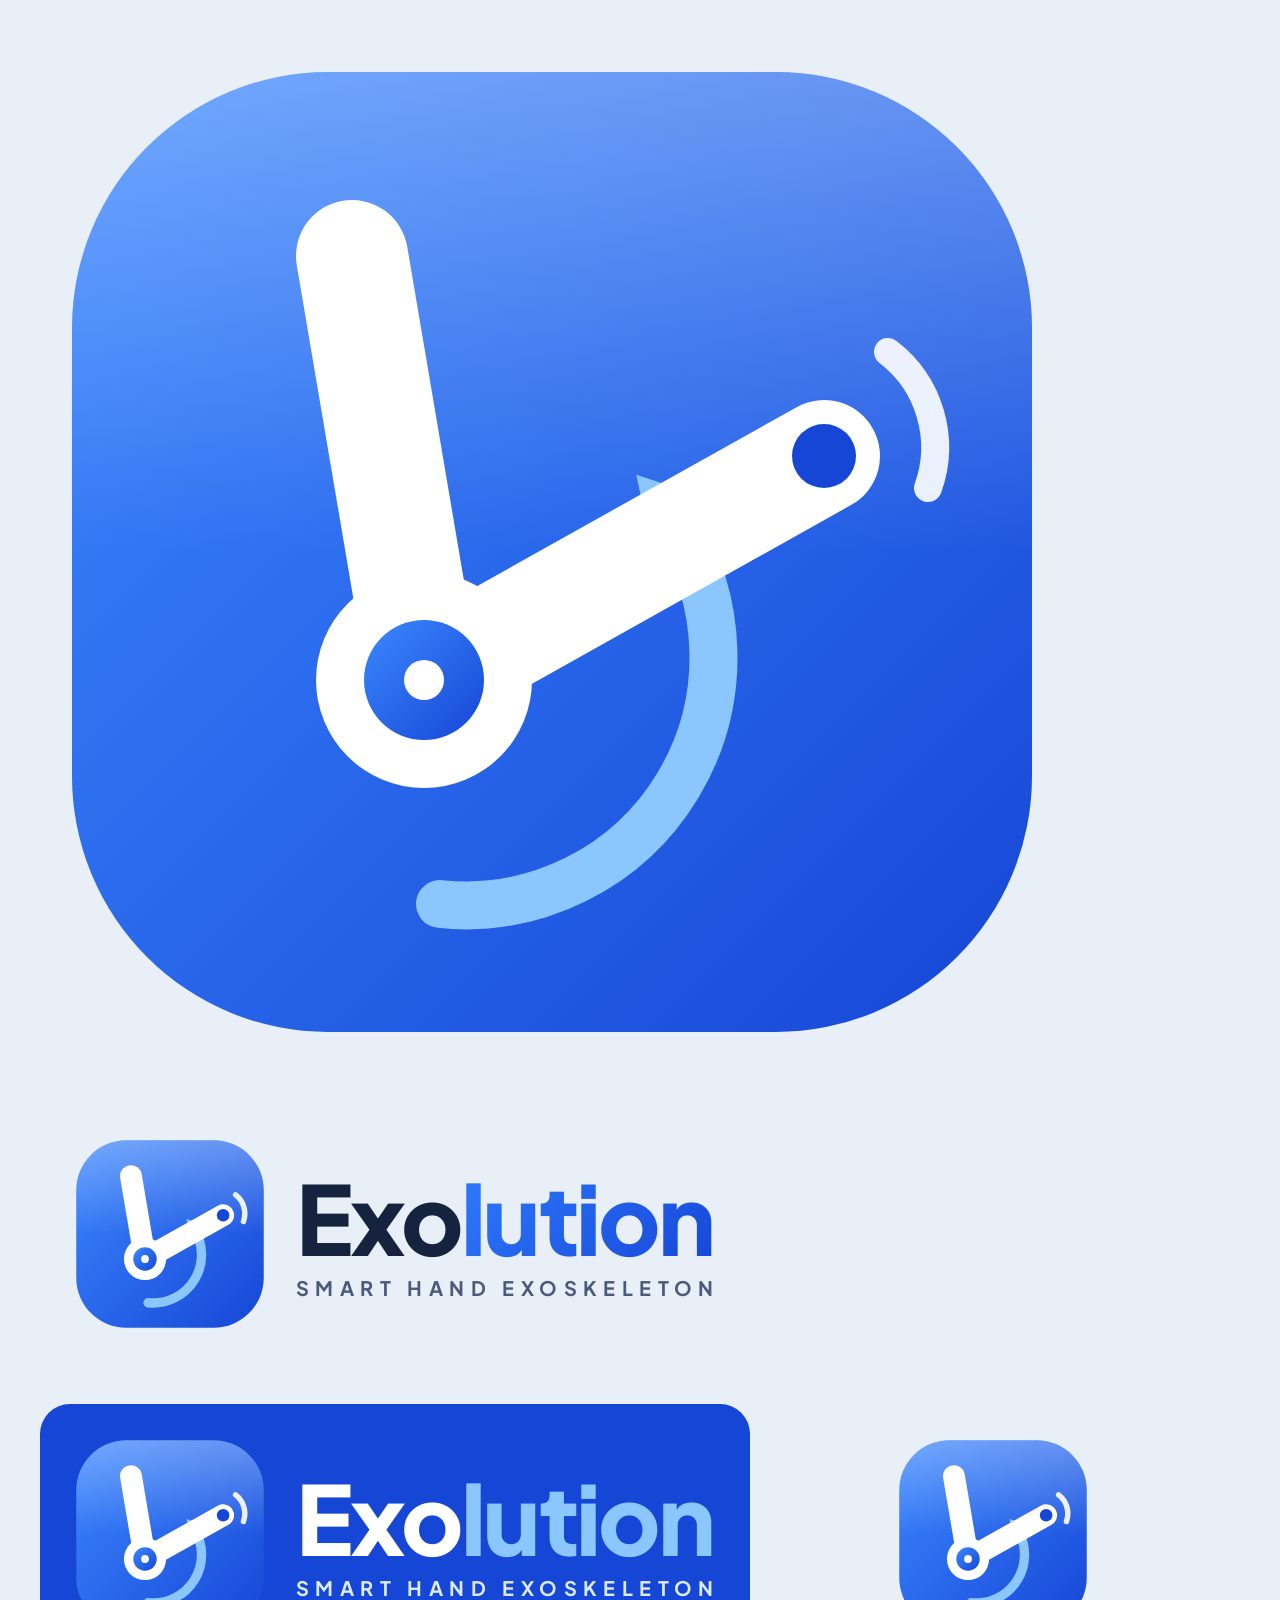
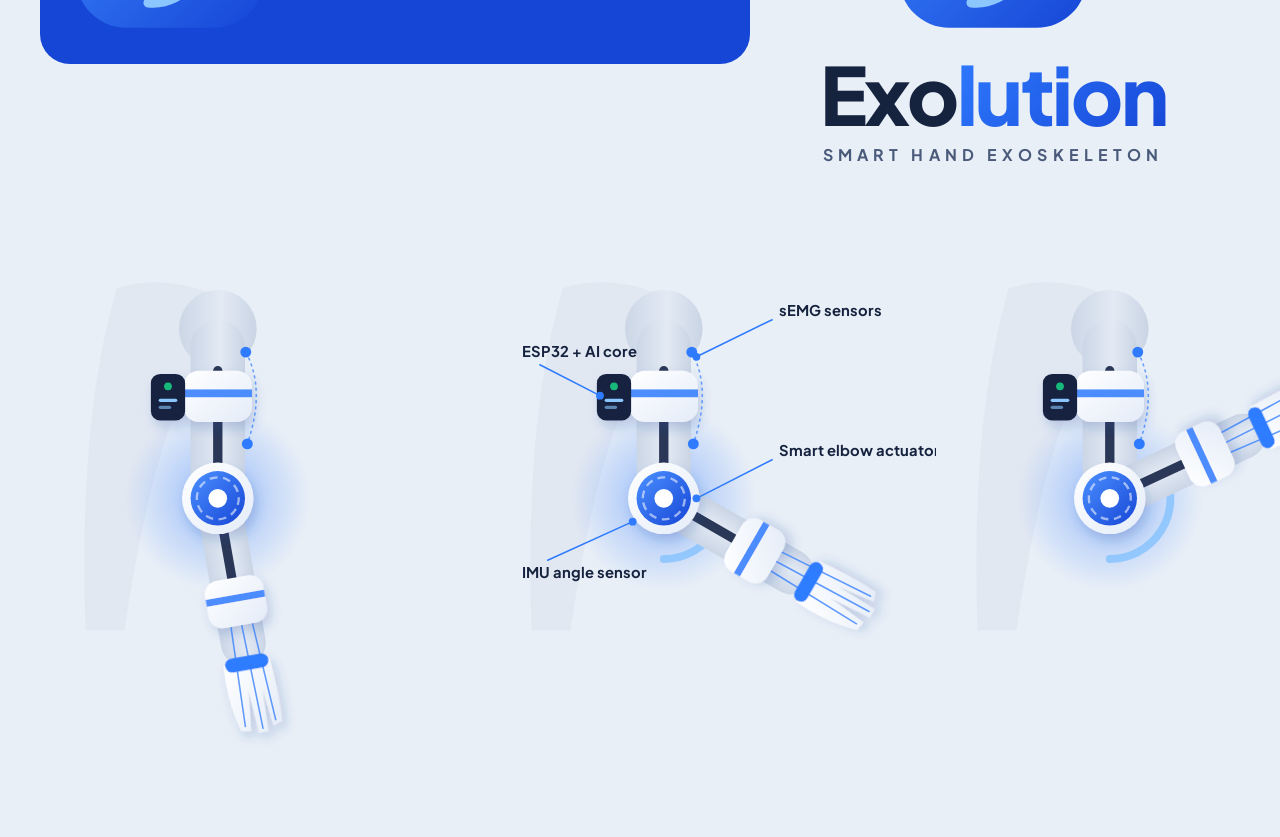
<file: brand/logo.html>
<!doctype html>
<html lang="en"><head><meta charset="utf-8"><title>Exolution Brand</title>
<link rel="stylesheet" href="../web/shared/tokens.css">
<style>
body{padding:40px;display:flex;flex-wrap:wrap;gap:40px;align-items:flex-start;background:var(--bg)}
.v{padding:30px;display:inline-flex;align-items:center;gap:26px}
.mark{width:200px;height:200px}
.word{font-weight:800;font-size:96px;letter-spacing:-.03em;line-height:1}
.word b{font-weight:800}
.sub{font-weight:700;font-size:20px;letter-spacing:.32em;text-transform:uppercase;color:var(--ink-2);margin-top:10px}
#lockup-white{background:var(--deep);border-radius:30px}
#lockup-white .word{color:#fff}#lockup-white .word b{color:#8CC6FF;-webkit-text-fill-color:#8CC6FF}
#lockup-white .sub{color:#DDEBFF}
#stacked{flex-direction:column;text-align:center;gap:20px}
.arm{width:420px}
</style></head><body>
<div id="mark" class="v" style="padding:0"><img class="mark" style="width:1024px;height:1024px" src="../web/shared/logo-mark.svg"></div>
<div id="lockup" class="v"><img class="mark" src="../web/shared/logo-mark.svg"><div><div class="word">Exo<b class="grad-text">lution</b></div><div class="sub">Smart Hand Exoskeleton</div></div></div>
<div id="lockup-white" class="v"><img class="mark" src="../web/shared/logo-mark.svg"><div><div class="word">Exo<b>lution</b></div><div class="sub">Smart Hand Exoskeleton</div></div></div>
<div id="stacked" class="v"><img class="mark" src="../web/shared/logo-mark.svg"><div><div class="word" style="font-size:80px">Exo<b class="grad-text">lution</b></div><div class="sub" style="font-size:16px">Smart Hand Exoskeleton</div></div></div>
<div id="arms" class="v"><div class="arm" id="a1"></div><div class="arm" id="a2"></div><div class="arm" id="a3"></div></div>
<script src="../web/js/exoarm.js"></script>
<script>
[["a1",10],["a2",60],["a3",115]].forEach(([id,d])=>{const e=document.getElementById(id);e.innerHTML=exoArmSVG(id,{labels:id==="a2"});setElbow(e,d,.7)});
</script>
</body></html>
</file>
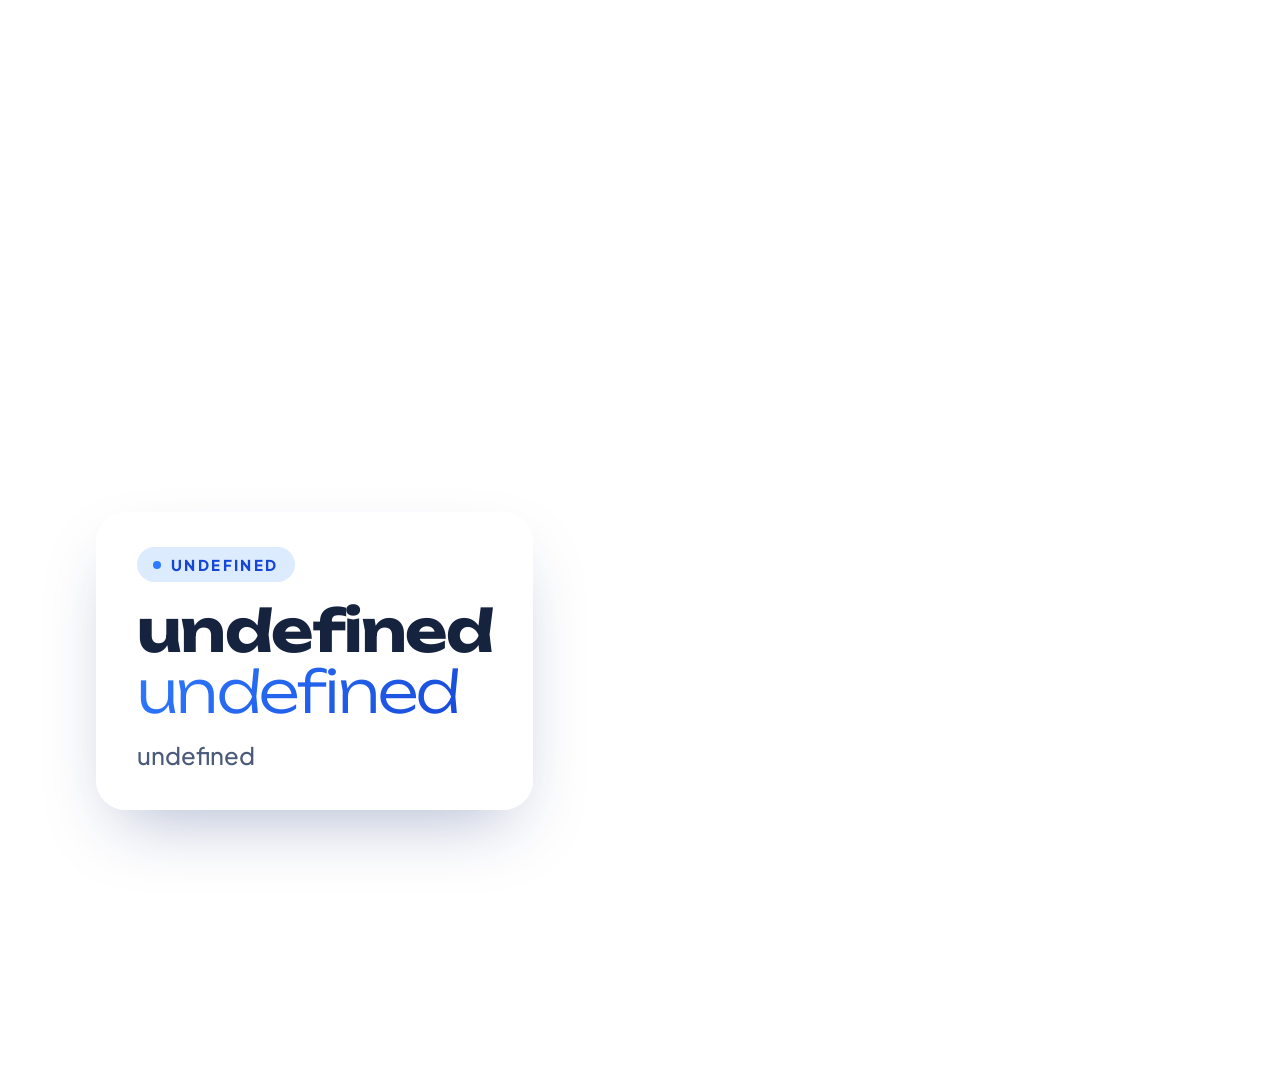
<file: video/cards.html>
<!doctype html>
<html lang="en"><head><meta charset="utf-8"><title>Exolution reel cards</title>
<link href="https://fonts.googleapis.com/css2?family=Unbounded:wght@300;500;600&display=swap" rel="stylesheet">
<link rel="stylesheet" href="../web/shared/tokens.css">
<style>
html,body{width:1920px;height:1080px;margin:0;background:transparent;overflow:hidden}
body{font-family:var(--font)}
.full{position:absolute;inset:0;background:radial-gradient(60% 70% at 50% 45%,#fff 0%,#E4EEFC 50%,#E9EFF7 80%)}
.ring{position:absolute;left:50%;top:46%;width:760px;height:760px;transform:translate(-50%,-50%);border-radius:50%;border:2px solid rgba(47,123,255,.22);box-shadow:0 0 120px rgba(47,123,255,.14) inset}
.center{position:absolute;inset:0;display:flex;flex-direction:column;align-items:center;justify-content:center;text-align:center}
.logo{width:200px;height:200px;filter:drop-shadow(0 30px 50px rgba(47,123,255,.4))}
.word{font-family:Unbounded;font-weight:600;font-size:140px;letter-spacing:-.04em;line-height:1;margin-top:34px;color:var(--ink)}
.word b{font-weight:600;background:var(--grad);-webkit-background-clip:text;background-clip:text;color:transparent}
.sub{font-weight:800;font-size:24px;letter-spacing:.42em;color:var(--ink-2);margin-top:22px;text-transform:uppercase}
.eyebrow{display:inline-flex;align-items:center;gap:16px;font-size:18px;font-weight:800;letter-spacing:.34em;text-transform:uppercase;color:var(--ink-2)}
.eyebrow::before,.eyebrow::after{content:"";width:40px;height:1.5px;background:currentColor;opacity:.5}
/* lower third */
.lt{position:absolute;left:96px;bottom:90px;max-width:900px;padding:34px 40px 36px;border-radius:30px;background:rgba(255,255,255,.78);backdrop-filter:blur(18px);border:1.5px solid rgba(255,255,255,.95);box-shadow:0 30px 70px -24px rgba(22,50,120,.35)}
.lt .chip{display:inline-flex;align-items:center;gap:10px;font-size:15px;font-weight:800;letter-spacing:.16em;text-transform:uppercase;color:var(--deep);background:var(--ice);padding:8px 16px;border-radius:999px}
.lt .chip::before{content:"";width:8px;height:8px;border-radius:50%;background:var(--blue)}
.lt h2{font-family:Unbounded;font-size:58px;line-height:1.05;letter-spacing:-.03em;margin:18px 0 0;color:var(--ink)}
.lt h2 span{display:block}.lt h2 .l2{font-weight:300;background:var(--grad);-webkit-background-clip:text;background-clip:text;color:transparent}
.lt p{font-size:24px;color:var(--ink-2);font-weight:500;margin:16px 0 0;line-height:1.45}
.lt.right{left:auto;right:96px}
.outro .title{max-width:1400px;font-size:30px;font-weight:700;line-height:1.45;color:var(--ink);margin-top:34px}
.outro .title em{font-style:normal;color:var(--blue)}
.team{display:flex;gap:16px;margin-top:34px;flex-wrap:wrap;justify-content:center;max-width:1600px}
.team span{font-size:19px;font-weight:700;color:var(--ink);background:rgba(255,255,255,.8);border:1.5px solid #fff;box-shadow:0 14px 30px -16px rgba(22,50,120,.35);padding:10px 18px;border-radius:999px}
.team span small{color:var(--muted);font-weight:600;margin-left:6px}
.url{margin-top:30px;font-family:Unbounded;font-weight:500;font-size:28px;color:var(--blue)}
</style></head>
<body>
<div id="root"></div>
<script src="../web/shared/content.js"></script>
<script>
const P = JSON.parse(decodeURIComponent(location.hash.slice(1) || "{}")), E = EXO, root = document.getElementById("root");
if (P.kind === "intro") {
  root.innerHTML = `<div class="full"></div><div class="ring"></div><div class="center">
    <img class="logo" src="../web/shared/logo-mark.svg"><div class="word">Exo<b>lution</b></div><div class="sub">${E.expansion}</div></div>`;
} else if (P.kind === "outro") {
  const short = (s) => s.replace("SMA Negeri", "SMAN");
  root.innerHTML = `<div class="full"></div><div class="center outro">
    <p class="eyebrow">Student research project · ${E.year}</p>
    <div class="word" style="font-size:110px">Exo<b>lution</b></div>
    <div class="title">${E.product}: ${E.titleLead} <em>${E.condition}</em> ${E.titleTail}</div>
    <div class="team">${E.team.map((m) => `<span>${m.name}<small>${short(m.school)}</small></span>`).join("")}</div>
    <div class="url">exolution-id.web.app</div></div>`;
} else {
  root.innerHTML = `<div class="lt ${P.right ? "right" : ""}"><span class="chip">${P.chip}</span><h2><span>${P.l1}</span><span class="l2">${P.l2}</span></h2><p>${P.p}</p></div>`;
}
</script>
</body></html>
</file>
<file: web/shared/tokens.css>
/* Exolution design tokens — shared by web app, landing page, poster, brochure and showreel */
@font-face{font-family:"Plus Jakarta Sans";src:url("fonts/PlusJakartaSans.ttf") format("truetype");font-weight:200 800;font-display:swap}
:root{
  --bg:#E9EFF7; --bg-2:#F3F6FB; --sd:#C6D2E3; --sl:#FFFFFF;
  --ink:#16233F; --ink-2:#4A5A7A; --muted:#8392AE;
  --blue:#2F7BFF; --deep:#1646D6; --sky:#8CC6FF; --ice:#DDEBFF; --aqua:#2A9FCB;
  --ok:#19B97A; --warn:#F5A524; --bad:#EF4E5E;
  --r-lg:28px; --r-md:20px; --r-sm:14px;
  --raise:9px 9px 20px var(--sd),-9px -9px 20px var(--sl);
  --raise-sm:5px 5px 12px var(--sd),-5px -5px 12px var(--sl);
  --inset:inset 4px 4px 9px var(--sd),inset -4px -4px 9px var(--sl);
  --aura:0 14px 40px rgba(47,123,255,.22),0 0 0 1px rgba(255,255,255,.9) inset;
  --grad:linear-gradient(135deg,#2F7BFF,#1646D6);
  --ease:cubic-bezier(.22,1,.36,1);
  --font:"Plus Jakarta Sans","Segoe UI",system-ui,sans-serif;
}
*{box-sizing:border-box;margin:0;padding:0}
body{background:var(--bg);color:var(--ink);font-family:var(--font);-webkit-font-smoothing:antialiased}
.card{background:linear-gradient(160deg,#F6F9FE,var(--bg));border-radius:var(--r-lg);box-shadow:var(--raise)}
.card.hero{box-shadow:var(--aura);background:radial-gradient(120% 120% at 20% 0%,#fff,#DCE9FF)}
.btn{display:inline-flex;align-items:center;gap:10px;border:0;cursor:pointer;font:700 15px var(--font);padding:14px 24px;border-radius:999px;text-decoration:none;transition:transform .3s var(--ease),box-shadow .3s var(--ease)}
.btn-primary{background:var(--grad);color:#fff;box-shadow:0 10px 24px rgba(47,123,255,.35)}
.btn-ghost{background:var(--bg);color:var(--ink);box-shadow:var(--raise-sm)}
.btn:hover{transform:translateY(-2px)}
.grad-text{background:var(--grad);-webkit-background-clip:text;background-clip:text;color:transparent}
.chip{display:inline-flex;align-items:center;gap:8px;font-weight:800;font-size:12px;letter-spacing:.14em;text-transform:uppercase;color:var(--blue);background:var(--ice);padding:7px 14px;border-radius:999px}
.pill{display:inline-flex;align-items:center;gap:6px;font-weight:600;font-size:13px;color:var(--ink-2);background:var(--bg);box-shadow:var(--raise-sm);padding:8px 14px;border-radius:999px}
.orb{position:absolute;border-radius:50%;background:radial-gradient(circle,rgba(47,123,255,.28),rgba(140,198,255,.12) 45%,transparent 70%);pointer-events:none;filter:blur(6px)}
</file>
